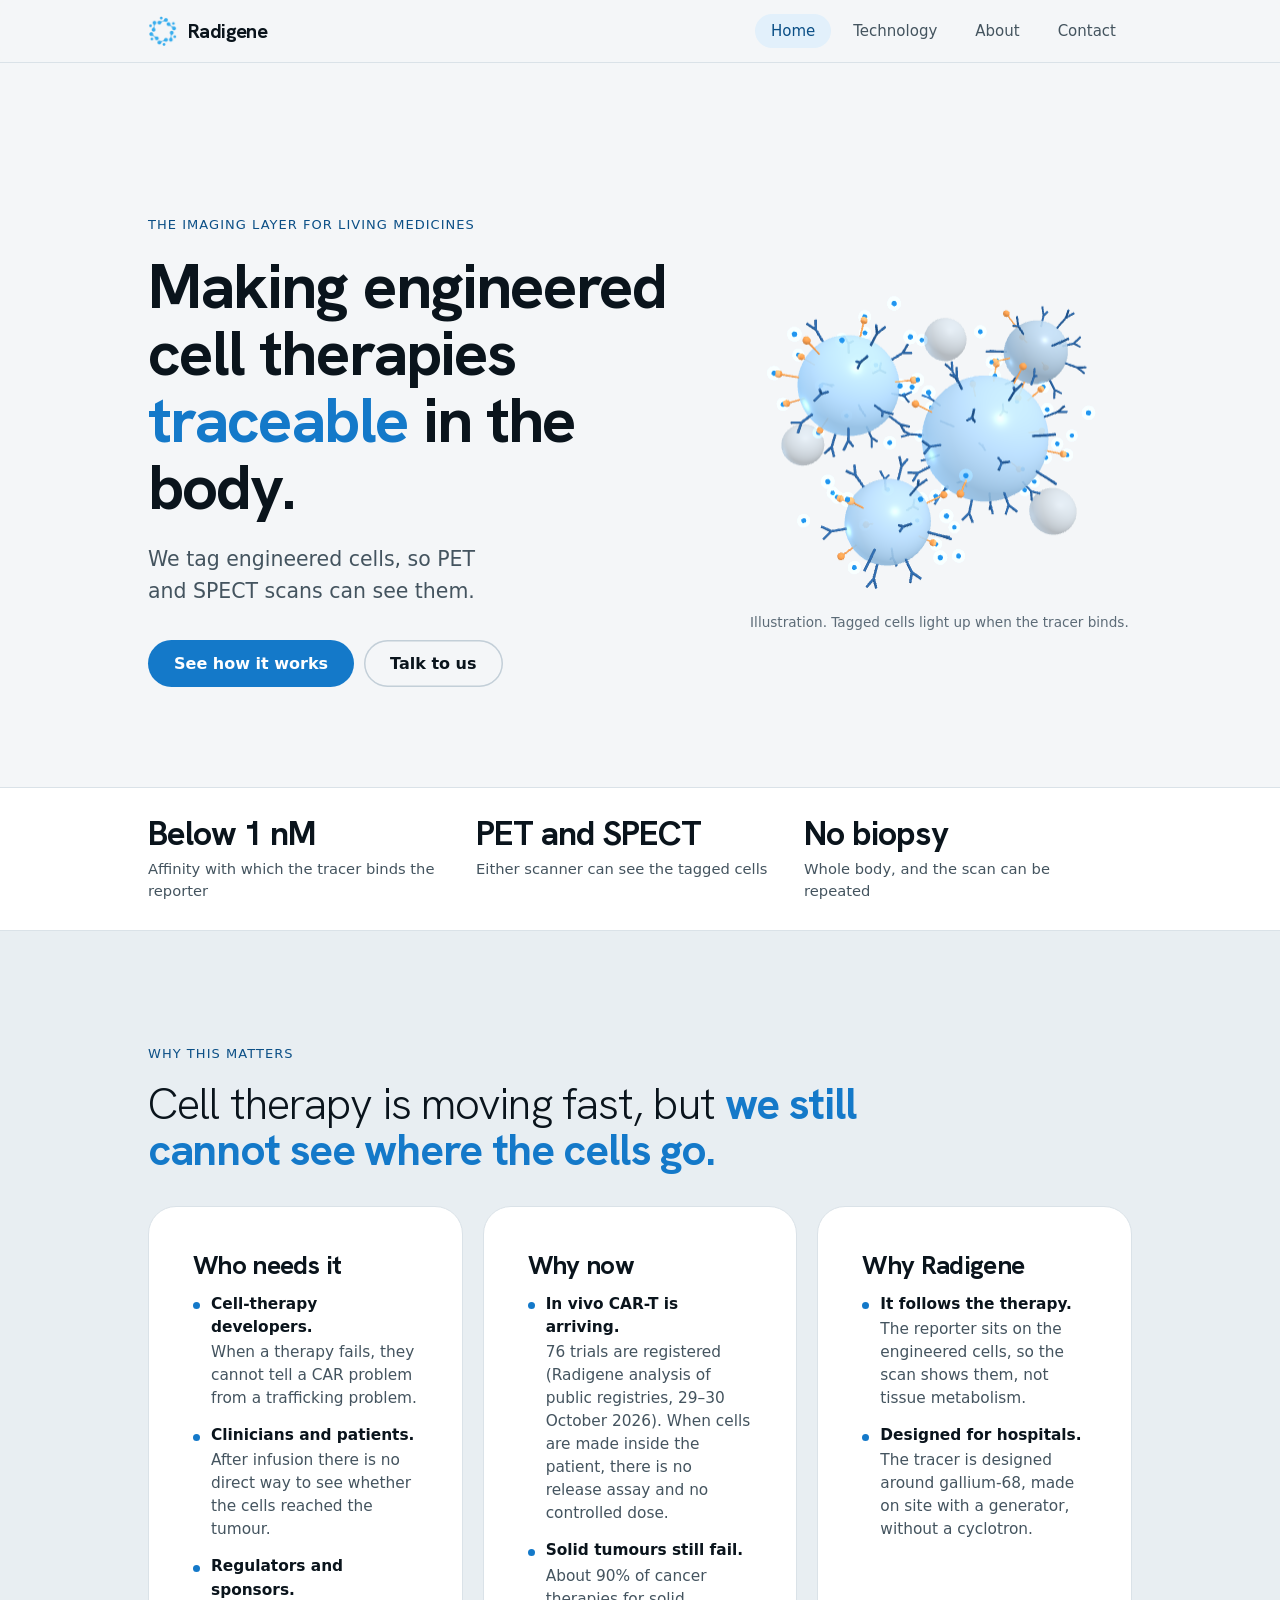
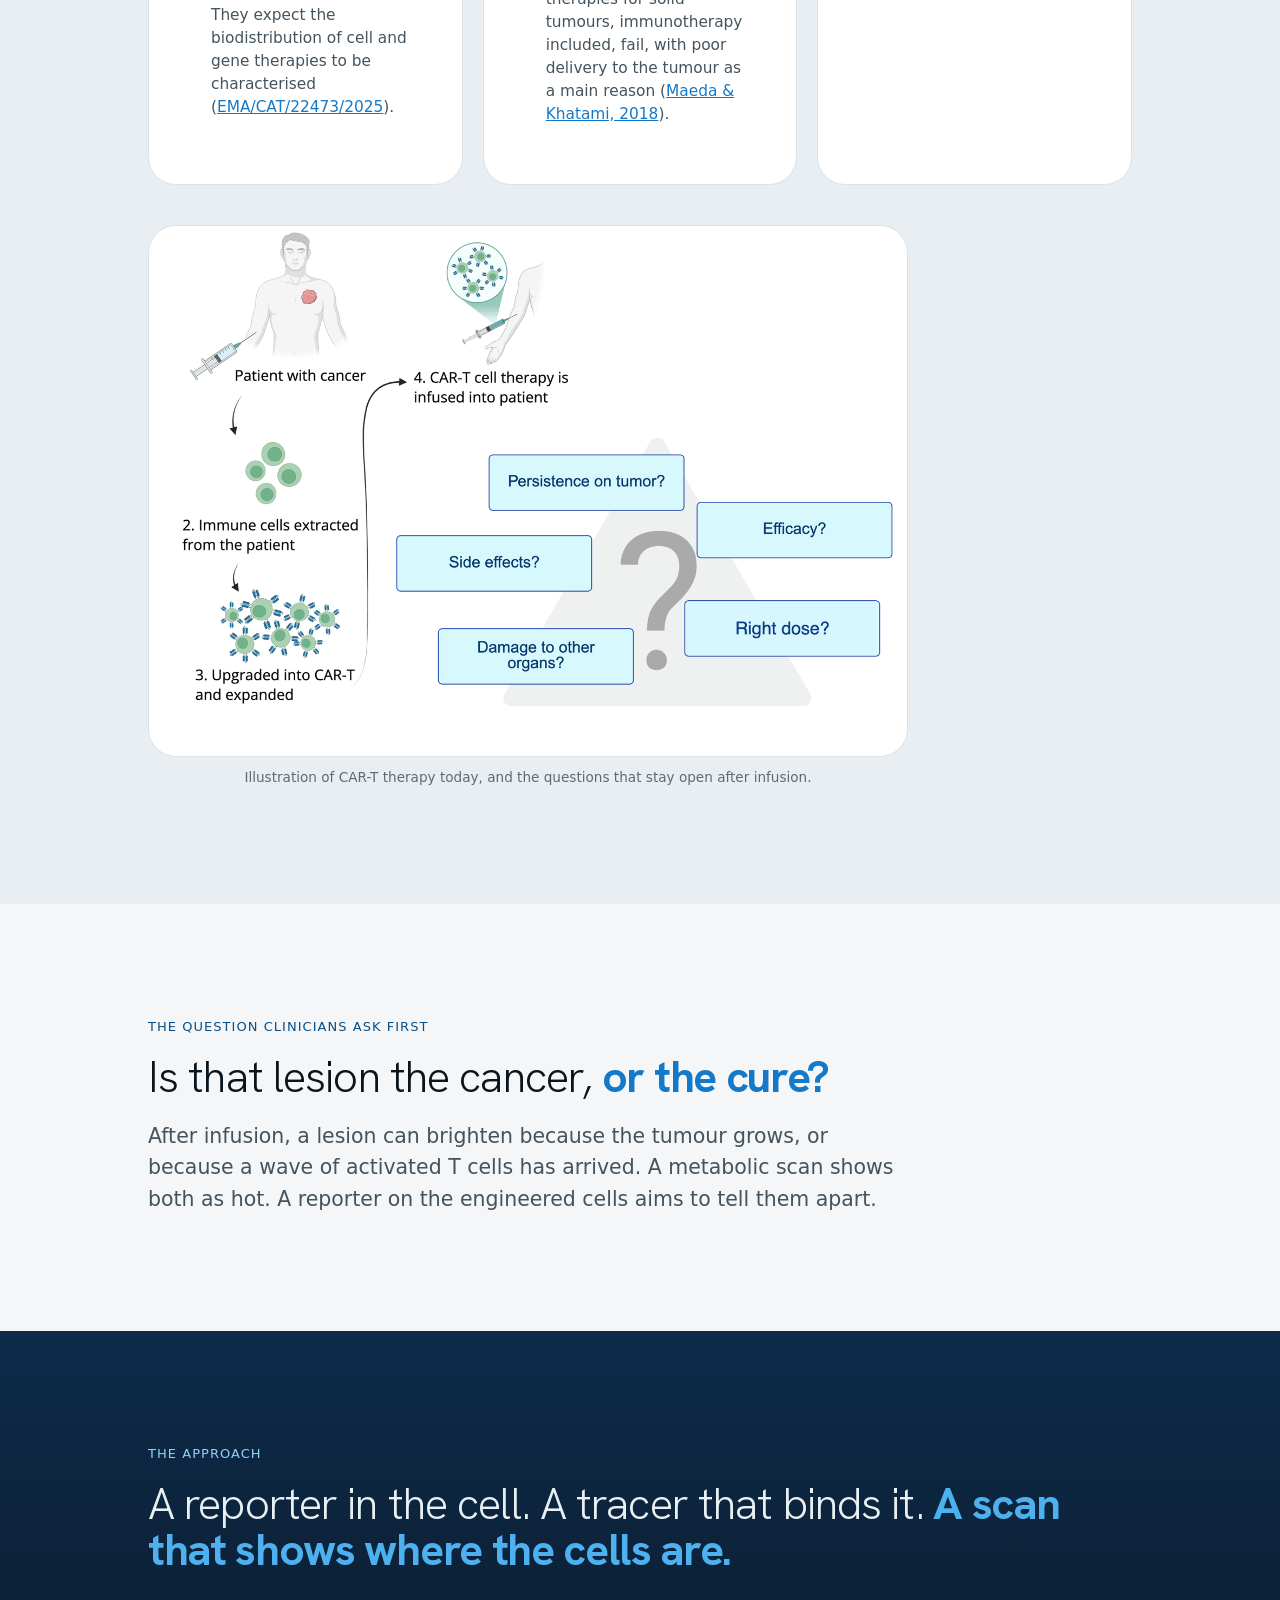
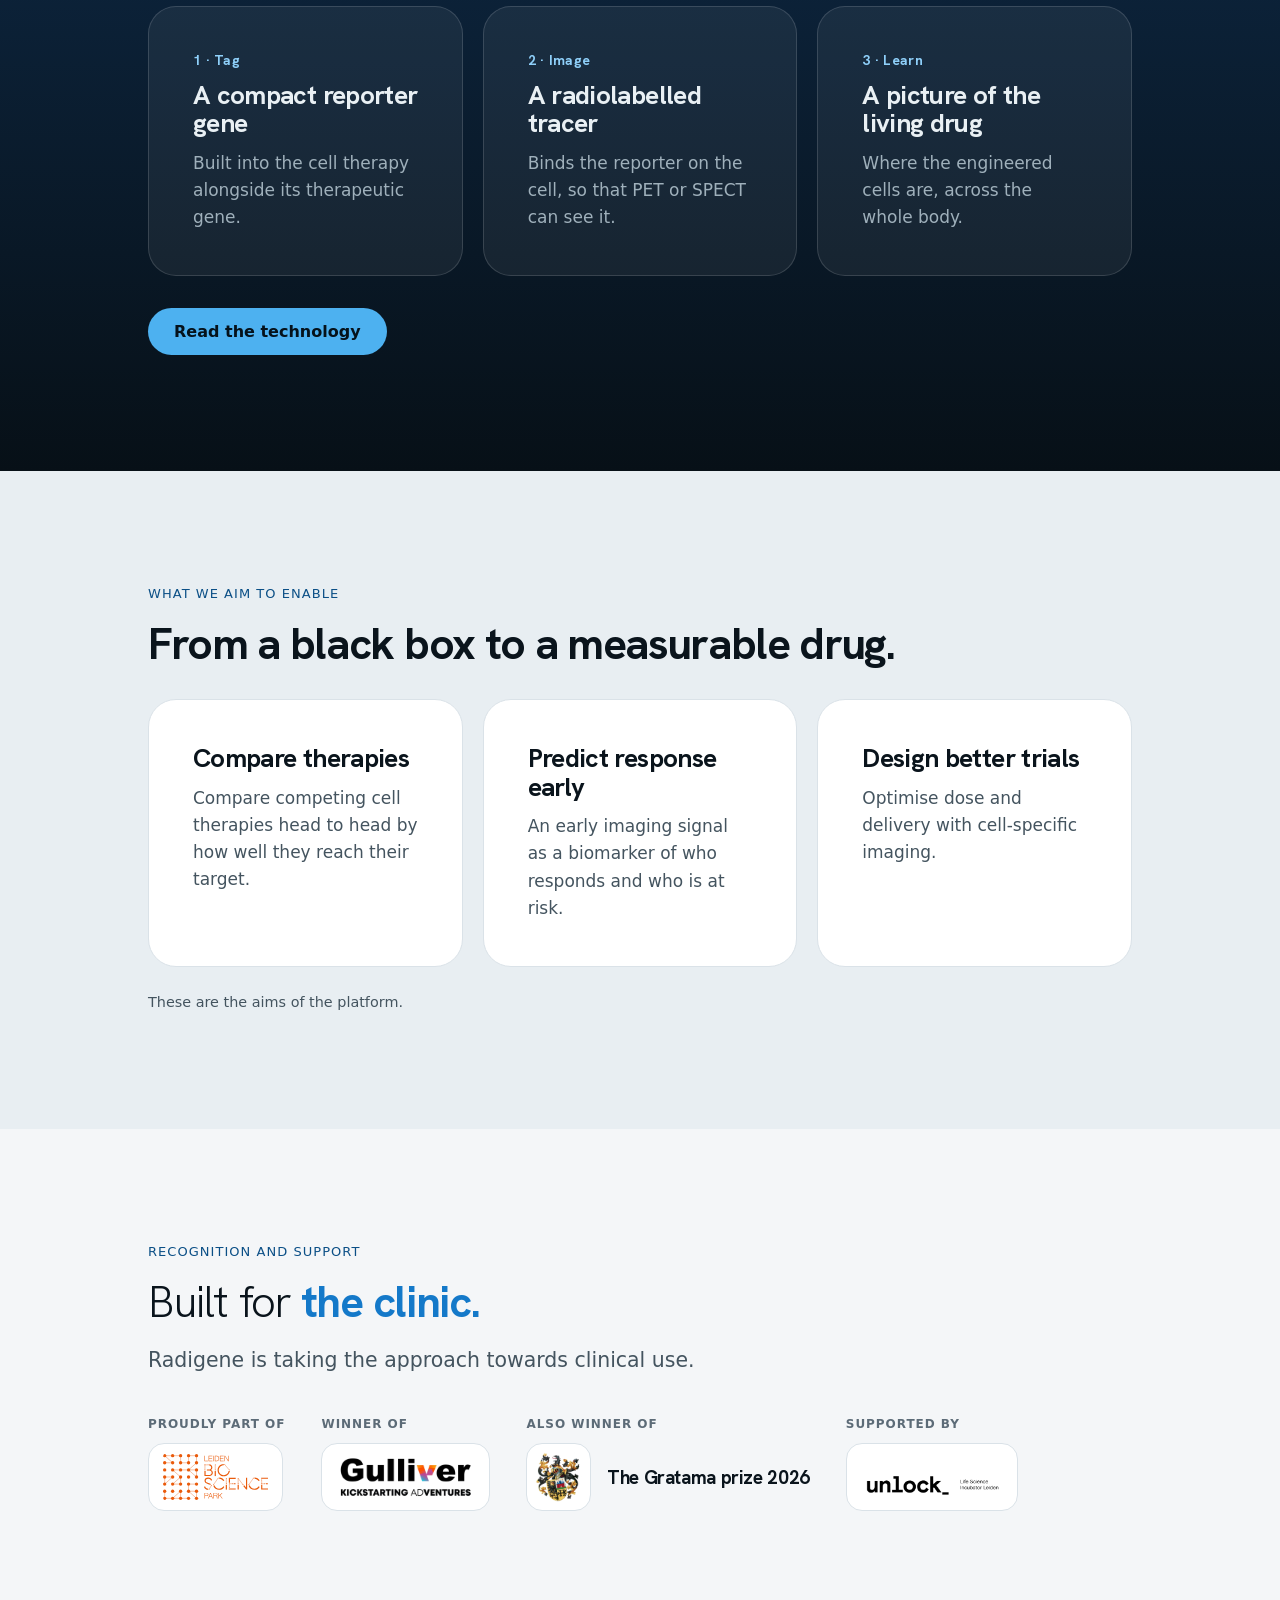
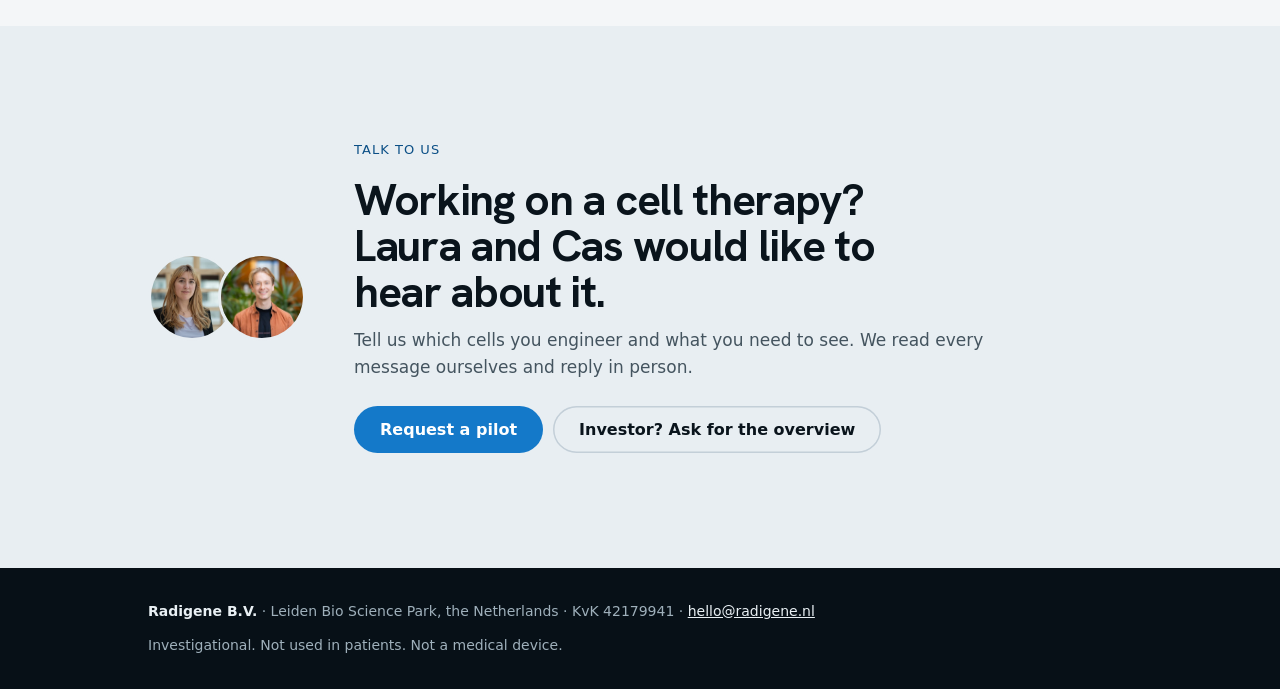
<file: index.html>
<!doctype html>
<html lang="en">
<head>
<meta charset="utf-8">
<meta name="viewport" content="width=device-width,initial-scale=1">
<title>Radigene | Follow your cell therapies</title>
<meta name="description" content="Radigene B.V. is a Dutch company building the imaging layer for living medicines: a reporter gene and a radiolabelled tracer to image engineered cells with PET and SPECT.">
<link rel="icon" href="assets/favicon-64.png">
<link rel="canonical" href="https://radigene.nl/">
<meta property="og:type" content="website">
<meta property="og:site_name" content="Radigene">
<meta property="og:title" content="Radigene | Follow your cell therapies">
<meta property="og:description" content="Radigene B.V. is a Dutch company building the imaging layer for living medicines: a reporter gene and a radiolabelled tracer to image engineered cells with PET and SPECT.">
<meta property="og:url" content="https://radigene.nl/">
<meta property="og:image" content="https://radigene.nl/assets/og-image.png">
<meta property="og:image:width" content="1200">
<meta property="og:image:height" content="630">
<meta property="og:image:alt" content="Radigene, the imaging layer for living medicines">
<meta name="twitter:card" content="summary_large_image">
<script type="application/ld+json">{"@context": "https://schema.org", "@type": "Organization", "@id": "https://radigene.nl/#organization", "name": "Radigene", "legalName": "Radigene B.V.", "url": "https://radigene.nl/", "logo": "https://radigene.nl/assets/logo-full.png", "image": "https://radigene.nl/assets/og-image.png", "email": "hello@radigene.nl", "sameAs": ["https://www.linkedin.com/company/radigene"], "description": "Radigene B.V. is a Dutch company building the imaging layer for living medicines: a reporter gene and a radiolabelled tracer to image engineered cells with PET and SPECT.", "identifier": {"@type": "PropertyValue", "propertyID": "KvK", "value": "42179941"}, "founder": [{"@type": "Person", "name": "Laura Mezzanotte", "jobTitle": "Co-founder and CEO", "sameAs": ["https://www.linkedin.com/in/lauramezzanotte/"]}, {"@type": "Person", "name": "Cas Kranenburg", "jobTitle": "Co-founder and business development", "sameAs": ["https://www.linkedin.com/in/kranenburg-cas/"]}]}</script>
<link rel="preload" href="assets/fonts/HankenGrotesk-Bold-latin.woff2" as="font" type="font/woff2" crossorigin>
<link rel="stylesheet" href="assets/site.css">
</head>
<body>
<a class="skip" href="#main">Skip to content</a>
<header class="site">
  <div class="wrap">
    <a class="brand" href="index.html"><img src="assets/logo-mark.png" alt="" width="30" height="30">Radigene</a>
    <nav aria-label="Main"><ul><li><a href="index.html" aria-current="page">Home</a></li><li><a href="technology.html">Technology</a></li><li><a href="about.html">About</a></li><li><a href="contact.html">Contact</a></li></ul></nav>
  </div>
</header>
<main id="main">
<section class="hero"><div class="wrap herogrid">
  <div>
    <p class="eyebrow">The imaging layer for living medicines</p>
    <h1>Making engineered cell therapies <em>traceable</em> in the body.</h1>
    <p class="lede">We tag engineered cells, so PET and SPECT scans can see them.</p>
    <a class="btn" href="technology.html">See how it works</a><a class="btn alt" href="contact.html">Talk to us</a>
  </div>
  <figure class="vizwrap"><svg class="viz" viewBox="0 0 440 380" role="img" aria-label="Illustration: engineered cells carry two kinds of receptor on their surface, a CAR and a reporter. Radiolabelled tracer particles travel to the reporters and bind them, and the cells light up."><g class="cells"><circle cx="70" cy="70" r="26"/><circle cx="170" cy="48" r="20"/><circle cx="300" cy="80" r="28"/><circle cx="388" cy="150" r="22"/><circle cx="60" cy="210" r="22"/><circle cx="150" cy="300" r="28"/><circle cx="330" cy="310" r="24"/><circle cx="240" cy="360" r="14"/><g class="tag t1"><g transform="translate(235 170)"><circle class="body" r="32"/><g transform="rotate(-70) translate(0 -32)"><path class="car" d="M0 0V-13M0 -13L-6 -22M0 -13L6 -22"/></g><g transform="rotate(-20) translate(0 -32)"><path class="car" d="M0 0V-13M0 -13L-6 -22M0 -13L6 -22"/></g><g transform="rotate(40) translate(0 -32)"><path class="car" d="M0 0V-13M0 -13L-6 -22M0 -13L6 -22"/></g><g transform="rotate(140) translate(0 -32)"><path class="car" d="M0 0V-13M0 -13L-6 -22M0 -13L6 -22"/></g><g transform="rotate(205) translate(0 -32)"><path class="car" d="M0 0V-13M0 -13L-6 -22M0 -13L6 -22"/></g><g transform="rotate(265) translate(0 -32)"><path class="car" d="M0 0V-13M0 -13L-6 -22M0 -13L6 -22"/></g><g transform="rotate(10) translate(0 -32)"><path class="stem" d="M0 0V-11"/><circle class="rep" cx="0" cy="-15" r="4.5"/></g><g transform="rotate(95) translate(0 -32)"><path class="stem" d="M0 0V-11"/><circle class="rep" cx="0" cy="-15" r="4.5"/></g><g transform="rotate(160) translate(0 -32)"><path class="stem" d="M0 0V-11"/><circle class="rep" cx="0" cy="-15" r="4.5"/></g><g transform="rotate(-120) translate(0 -32)"><path class="stem" d="M0 0V-11"/><circle class="rep" cx="0" cy="-15" r="4.5"/></g></g></g><g class="tag t2"><g transform="translate(145 150)"><circle class="body" r="24"/><g transform="rotate(-60) translate(0 -24)"><path class="car" d="M0 0V-13M0 -13L-6 -22M0 -13L6 -22"/></g><g transform="rotate(20) translate(0 -24)"><path class="car" d="M0 0V-13M0 -13L-6 -22M0 -13L6 -22"/></g><g transform="rotate(120) translate(0 -24)"><path class="car" d="M0 0V-13M0 -13L-6 -22M0 -13L6 -22"/></g><g transform="rotate(200) translate(0 -24)"><path class="car" d="M0 0V-13M0 -13L-6 -22M0 -13L6 -22"/></g><g transform="rotate(-10) translate(0 -24)"><path class="stem" d="M0 0V-11"/><circle class="rep" cx="0" cy="-15" r="4.5"/></g><g transform="rotate(70) translate(0 -24)"><path class="stem" d="M0 0V-11"/><circle class="rep" cx="0" cy="-15" r="4.5"/></g><g transform="rotate(250) translate(0 -24)"><path class="stem" d="M0 0V-11"/><circle class="rep" cx="0" cy="-15" r="4.5"/></g></g></g><g class="tag t3"><g transform="translate(320 215)"><circle class="body" r="26"/><g transform="rotate(-80) translate(0 -26)"><path class="car" d="M0 0V-13M0 -13L-6 -22M0 -13L6 -22"/></g><g transform="rotate(-10) translate(0 -26)"><path class="car" d="M0 0V-13M0 -13L-6 -22M0 -13L6 -22"/></g><g transform="rotate(100) translate(0 -26)"><path class="car" d="M0 0V-13M0 -13L-6 -22M0 -13L6 -22"/></g><g transform="rotate(190) translate(0 -26)"><path class="car" d="M0 0V-13M0 -13L-6 -22M0 -13L6 -22"/></g><g transform="rotate(40) translate(0 -26)"><path class="stem" d="M0 0V-11"/><circle class="rep" cx="0" cy="-15" r="4.5"/></g><g transform="rotate(150) translate(0 -26)"><path class="stem" d="M0 0V-11"/><circle class="rep" cx="0" cy="-15" r="4.5"/></g><g transform="rotate(-130) translate(0 -26)"><path class="stem" d="M0 0V-11"/><circle class="rep" cx="0" cy="-15" r="4.5"/></g></g></g></g><g class="trc"><circle class="p" cx="420" cy="20" r="4.5" style="--dx:-176.8px;--dy:103.7px;animation-delay:0.00s"/><circle class="p" cx="430" cy="205" r="4.5" style="--dx:-148.2px;--dy:-30.9px;animation-delay:0.12s"/><circle class="p" cx="225" cy="372" r="4.5" style="--dx:-30.7px;--dy:-178.5px;animation-delay:0.24s"/><circle class="p" cx="18" cy="30" r="4.5" style="--dx:120.2px;--dy:81.6px;animation-delay:0.36s"/><circle class="p" cx="190" cy="6" r="4.5" style="--dx:-8.4px;--dy:130.7px;animation-delay:0.48s"/><circle class="p" cx="415" cy="360" r="4.5" style="--dx:-74.5px;--dy:-109.5px;animation-delay:0.60s"/><circle class="p" cx="436" cy="120" r="4.5" style="--dx:-89.6px;--dy:63.6px;animation-delay:0.72s"/></g><g class="key" font-size="11"><path class="car" d="M16 366V353M16 353L11 345M16 353L21 345"/><text x="30" y="362">CAR</text><circle class="rep" cx="86" cy="356" r="4.5"/><text x="96" y="362">Reporter</text><circle class="p0" cx="160" cy="356" r="4.5"/><text x="170" y="362">Tracer</text></g></svg><figcaption>Illustration. Tagged cells light up when the tracer binds.</figcaption></figure>
</div></section>

<section class="strip"><div class="wrap facts">
  <div><strong>Below 1 nM</strong><span>Affinity with which the tracer binds the reporter</span></div>
  <div><strong>PET and SPECT</strong><span>Either scanner can see the tagged cells</span></div>
  <div><strong>No biopsy</strong><span>Whole body, and the scan can be repeated</span></div>
</div></section>

<section class="tint need"><div class="wrap">
  <p class="eyebrow">Why this matters</p>
  <h2><span class="soft">Cell therapy is moving fast, but</span> <em>we still cannot see where the cells go.</em></h2>
  <div class="cols" style="margin-top:32px">
    <div class="panel"><h3>Who needs it</h3>
      <ul class="tick">
        <li><b>Cell-therapy developers.</b> When a therapy fails, they cannot tell a CAR problem from a trafficking problem.</li>
        <li><b>Clinicians and patients.</b> After infusion there is no direct way to see whether the cells reached the tumour.</li>
        <li><b>Regulators and sponsors.</b> They expect the biodistribution of cell and gene therapies to be characterised (<a href="https://www.ema.europa.eu/en/guideline-quality-non-clinical-clinical-requirements-investigational-advanced-therapy-medicinal-products-clinical-trials-scientific-guideline" rel="noopener" target="_blank">EMA/CAT/22473/2025</a>).</li>
      </ul></div>
    <div class="panel"><h3>Why now</h3>
      <ul class="tick">
        <li><b>In vivo CAR-T is arriving.</b> 76 trials are registered (Radigene analysis of public registries, 29&ndash;30 October 2026). When cells are made inside the patient, there is no release assay and no controlled dose.</li>
        <li><b>Solid tumours still fail.</b> About 90% of cancer therapies for solid tumours, immunotherapy included, fail, with poor delivery to the tumour as a main reason (<a href="https://doi.org/10.1186/s40169-018-0185-6" rel="noopener" target="_blank">Maeda &amp; Khatami, 2018</a>).</li>
      </ul></div>
    <div class="panel"><h3>Why Radigene</h3>
      <ul class="tick">
        <li><b>It follows the therapy.</b> The reporter sits on the engineered cells, so the scan shows them, not tissue metabolism.</li>
        <li><b>Designed for hospitals.</b> The tracer is designed around gallium-68, made on site with a generator, without a cyclotron.</li>
      </ul></div>
  </div>
  <figure class="slide" style="margin-top:40px;max-width:760px"><img src="assets/cart-process.png" width="1400" height="980" loading="lazy" alt="CAR-T therapy today: immune cells are taken from the patient, engineered into CAR-T cells and expanded, then infused. Afterwards the open questions are persistence on the tumour, efficacy, side effects, the right dose and damage to other organs."><figcaption>Illustration of CAR-T therapy today, and the questions that stay open after infusion.</figcaption></figure>
</div></section>

<section><div class="wrap">
  <p class="eyebrow">The question clinicians ask first</p>
  <h2><span class="soft">Is that lesion the cancer,</span> <em>or the cure?</em></h2>
  <p class="lede" style="margin-top:0">After infusion, a lesion can brighten because the tumour grows, or because a wave of activated T cells has arrived. A metabolic scan shows both as hot. A reporter on the engineered cells aims to tell them apart.</p>
</div></section>

<section class="band"><div class="wrap">
  <p class="eyebrow">The approach</p>
  <h2><span class="soft">A reporter in the cell. A tracer that binds it.</span> <em>A scan that shows where the cells are.</em></h2>
  <div class="cols" style="margin-top:32px">
    <div class="panel"><p class="num">1 &middot; Tag</p><h3>A compact reporter gene</h3><p style="margin-top:12px">Built into the cell therapy alongside its therapeutic gene.</p></div>
    <div class="panel"><p class="num">2 &middot; Image</p><h3>A radiolabelled tracer</h3><p style="margin-top:12px">Binds the reporter on the cell, so that PET or SPECT can see it.</p></div>
    <div class="panel"><p class="num">3 &middot; Learn</p><h3>A picture of the living drug</h3><p style="margin-top:12px">Where the engineered cells are, across the whole body.</p></div>
  </div>
  <a class="btn" href="technology.html">Read the technology</a>
</div></section>

<section class="tint"><div class="wrap">
  <p class="eyebrow">What we aim to enable</p>
  <h2>From a black box to a measurable drug.</h2>
  <div class="cols" style="margin-top:32px">
    <div class="panel"><h3>Compare therapies</h3><p style="margin-top:12px">Compare competing cell therapies head to head by how well they reach their target.</p></div>
    <div class="panel"><h3>Predict response early</h3><p style="margin-top:12px">An early imaging signal as a biomarker of who responds and who is at risk.</p></div>
    <div class="panel"><h3>Design better trials</h3><p style="margin-top:12px">Optimise dose and delivery with cell-specific imaging.</p></div>
  </div>
  <p style="margin-top:24px;font-size:.9rem">These are the aims of the platform.</p>
</div></section>

<section><div class="wrap">
  <p class="eyebrow">Recognition and support</p>
  <h2><span class="soft">Built for</span> <em>the clinic.</em></h2>
  <p class="lede" style="margin-top:0">Radigene is taking the approach towards clinical use.</p>
  <div class="recog">
    <div><span>Proudly part of</span><a href="https://leidenbiosciencepark.nl" rel="noopener" target="_blank"><img src="assets/lbsp-logo.svg" width="164" height="72" class="lbsp" alt="Leiden Bio Science Park" loading="lazy"></a></div>
    <div><span>Winner of</span><img src="assets/logo-gulliver.png" width="180" height="56" alt="Gulliver Challenge, Kickstarting Adventures" loading="lazy"></div>
    <div><span>Also winner of</span><div class="gr"><img src="assets/logo-gratama.png" width="76" height="81" alt="Gratama crest" loading="lazy"><p class="loc">The Gratama prize 2026</p></div></div>
    <div><span>Supported by</span><img src="assets/logo-unlock.png" width="225" height="69" alt="unlock_, Life Science Incubator Leiden" loading="lazy"></div>
  </div>
</div></section>

<section class="tint"><div class="wrap">
  <div class="personal">
    <div class="faces"><img src="assets/laura-mezzanotte.jpg" width="88" height="88" alt="Laura Mezzanotte" loading="lazy"><img src="assets/cas-kranenburg.jpg" width="88" height="88" alt="Cas Kranenburg" loading="lazy"></div>
    <div>
      <p class="eyebrow">Talk to us</p>
      <h2>Working on a cell therapy? Laura and Cas would like to hear about it.</h2>
      <p>Tell us which cells you engineer and what you need to see. We read every message ourselves and reply in person.</p>
      <a class="btn" href="mailto:hello@radigene.nl?subject=Pilot%20with%20our%20construct">Request a pilot</a><a class="btn alt" href="mailto:hello@radigene.nl?subject=Overview%20request">Investor? Ask for the overview</a>
    </div>
  </div>
</div></section>
</main>
<footer class="site">
  <div class="wrap">
    <span><b>Radigene B.V.</b> &middot; Leiden Bio Science Park, the Netherlands &middot; KvK 42179941 &middot; <a href="mailto:hello@radigene.nl">hello@radigene.nl</a></span>
    <span>Investigational. Not used in patients. Not a medical device.</span>
  </div>
</footer>
<script type="module" src="assets/hero3d.js"></script>
</body>
</html>
</file>
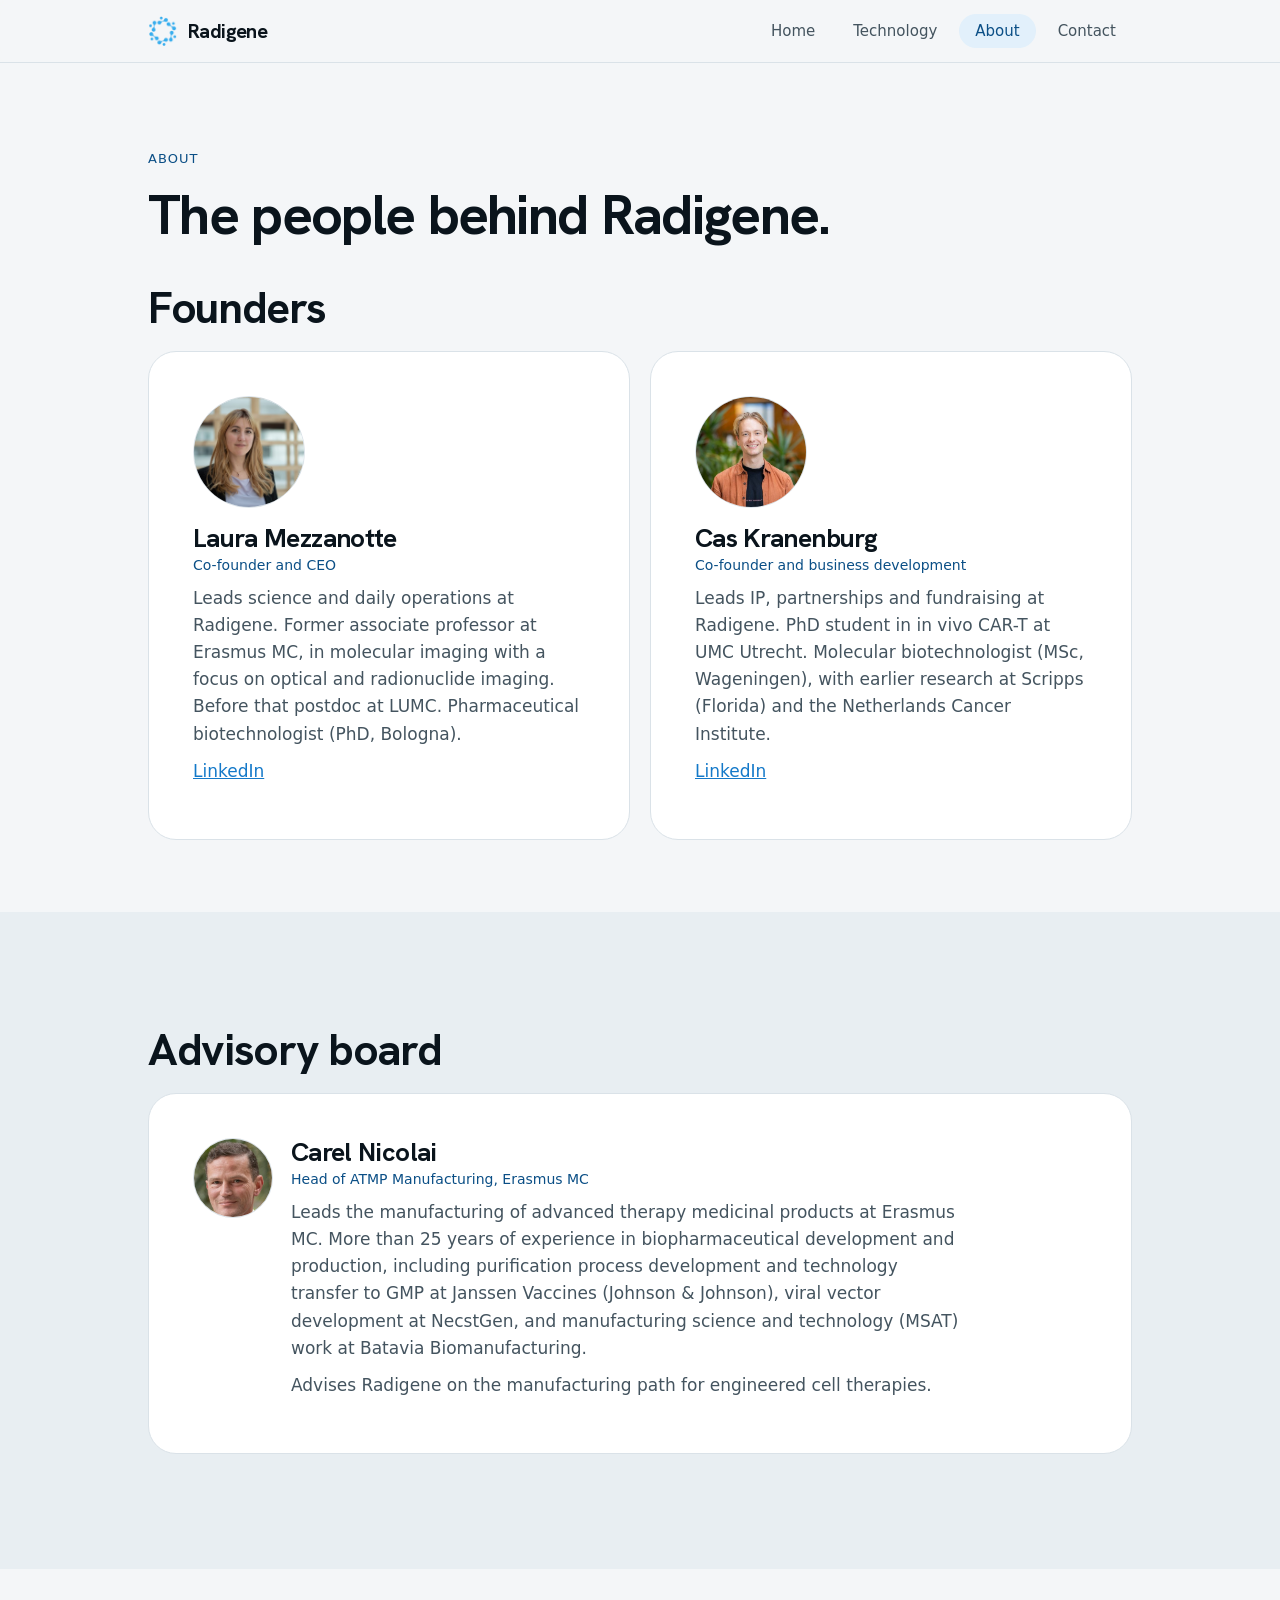
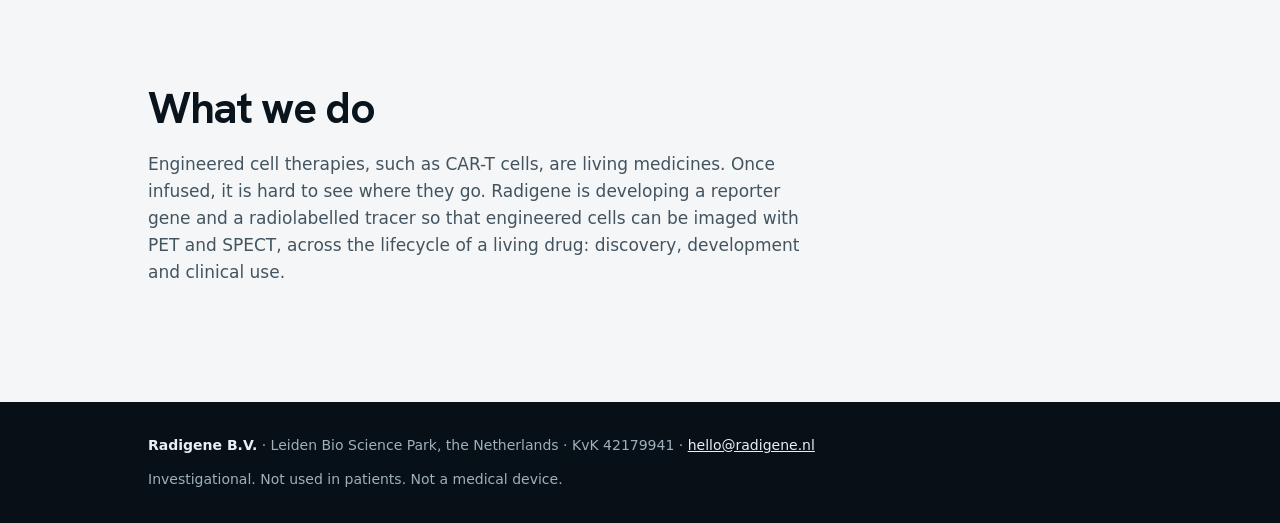
<file: about.html>
<!doctype html>
<html lang="en">
<head>
<meta charset="utf-8">
<meta name="viewport" content="width=device-width,initial-scale=1">
<title>About Radigene</title>
<meta name="description" content="About Radigene B.V., a Dutch company building the imaging layer for living medicines, and its founders.">
<link rel="icon" href="assets/favicon-64.png">
<link rel="canonical" href="https://radigene.nl/about.html">
<meta property="og:type" content="website">
<meta property="og:site_name" content="Radigene">
<meta property="og:title" content="About Radigene">
<meta property="og:description" content="About Radigene B.V., a Dutch company building the imaging layer for living medicines, and its founders.">
<meta property="og:url" content="https://radigene.nl/about.html">
<meta property="og:image" content="https://radigene.nl/assets/og-image.png">
<meta property="og:image:width" content="1200">
<meta property="og:image:height" content="630">
<meta property="og:image:alt" content="Radigene, the imaging layer for living medicines">
<meta name="twitter:card" content="summary_large_image">
<link rel="preload" href="assets/fonts/HankenGrotesk-Bold-latin.woff2" as="font" type="font/woff2" crossorigin>
<link rel="stylesheet" href="assets/site.css">
</head>
<body>
<a class="skip" href="#main">Skip to content</a>
<header class="site">
  <div class="wrap">
    <a class="brand" href="index.html"><img src="assets/logo-mark.png" alt="" width="30" height="30">Radigene</a>
    <nav aria-label="Main"><ul><li><a href="index.html">Home</a></li><li><a href="technology.html">Technology</a></li><li><a href="about.html" aria-current="page">About</a></li><li><a href="contact.html">Contact</a></li></ul></nav>
  </div>
</header>
<main id="main">
<section style="padding-block:clamp(48px,7vw,88px) clamp(40px,6vw,72px)"><div class="wrap">
  <p class="eyebrow">About</p>
  <h1 style="font-size:clamp(34px,5vw,56px);max-width:none">The people behind Radigene.</h1>
  <h2 style="margin-top:40px">Founders</h2>
  <div class="people">
    <div class="panel person">
      <img src="assets/laura-mezzanotte.jpg" alt="Laura Mezzanotte" width="112" height="112">
      <div><h3>Laura Mezzanotte</h3><p class="role">Co-founder and CEO</p>
      <p>Leads science and daily operations at Radigene. Former associate professor at Erasmus MC, in molecular imaging with a focus on optical and radionuclide imaging. Before that postdoc at LUMC. Pharmaceutical biotechnologist (PhD, Bologna).</p>
      <p><a href="https://www.linkedin.com/in/lauramezzanotte/" rel="noopener" target="_blank">LinkedIn</a></p></div>
    </div>
    <div class="panel person">
      <img src="assets/cas-kranenburg.jpg" alt="Cas Kranenburg" width="112" height="112">
      <div><h3>Cas Kranenburg</h3><p class="role">Co-founder and business development</p>
      <p>Leads IP, partnerships and fundraising at Radigene. PhD student in in vivo CAR-T at UMC Utrecht. Molecular biotechnologist (MSc, Wageningen), with earlier research at Scripps (Florida) and the Netherlands Cancer Institute.</p>
      <p><a href="https://www.linkedin.com/in/kranenburg-cas/" rel="noopener" target="_blank">LinkedIn</a></p></div>
    </div>
  </div>
</div></section>
<section class="tint"><div class="wrap">
  <h2>Advisory board</h2>
  <div class="people advs">
    <div class="panel person adv">
      <img src="assets/carel-nicolai.jpg" alt="Carel Nicolai" width="80" height="80" loading="lazy">
      <div><h3>Carel Nicolai</h3><p class="role">Head of ATMP Manufacturing, Erasmus MC</p>
      <p>Leads the manufacturing of advanced therapy medicinal products at Erasmus MC. More than 25 years of experience in biopharmaceutical development and production, including purification process development and technology transfer to GMP at Janssen Vaccines (Johnson &amp; Johnson), viral vector development at NecstGen, and manufacturing science and technology (MSAT) work at Batavia Biomanufacturing.</p>
      <p>Advises Radigene on the manufacturing path for engineered cell therapies.</p></div>
    </div>
  </div>
</div></section>
<section><div class="wrap">
  <h2>What we do</h2>
  <p>Engineered cell therapies, such as CAR-T cells, are living medicines. Once infused, it is hard to see where they go. Radigene is developing a reporter gene and a radiolabelled tracer so that engineered cells can be imaged with PET and SPECT, across the lifecycle of a living drug: discovery, development and clinical use.</p>
</div></section>
</main>
<footer class="site">
  <div class="wrap">
    <span><b>Radigene B.V.</b> &middot; Leiden Bio Science Park, the Netherlands &middot; KvK 42179941 &middot; <a href="mailto:hello@radigene.nl">hello@radigene.nl</a></span>
    <span>Investigational. Not used in patients. Not a medical device.</span>
  </div>
</footer>
</body>
</html>
</file>
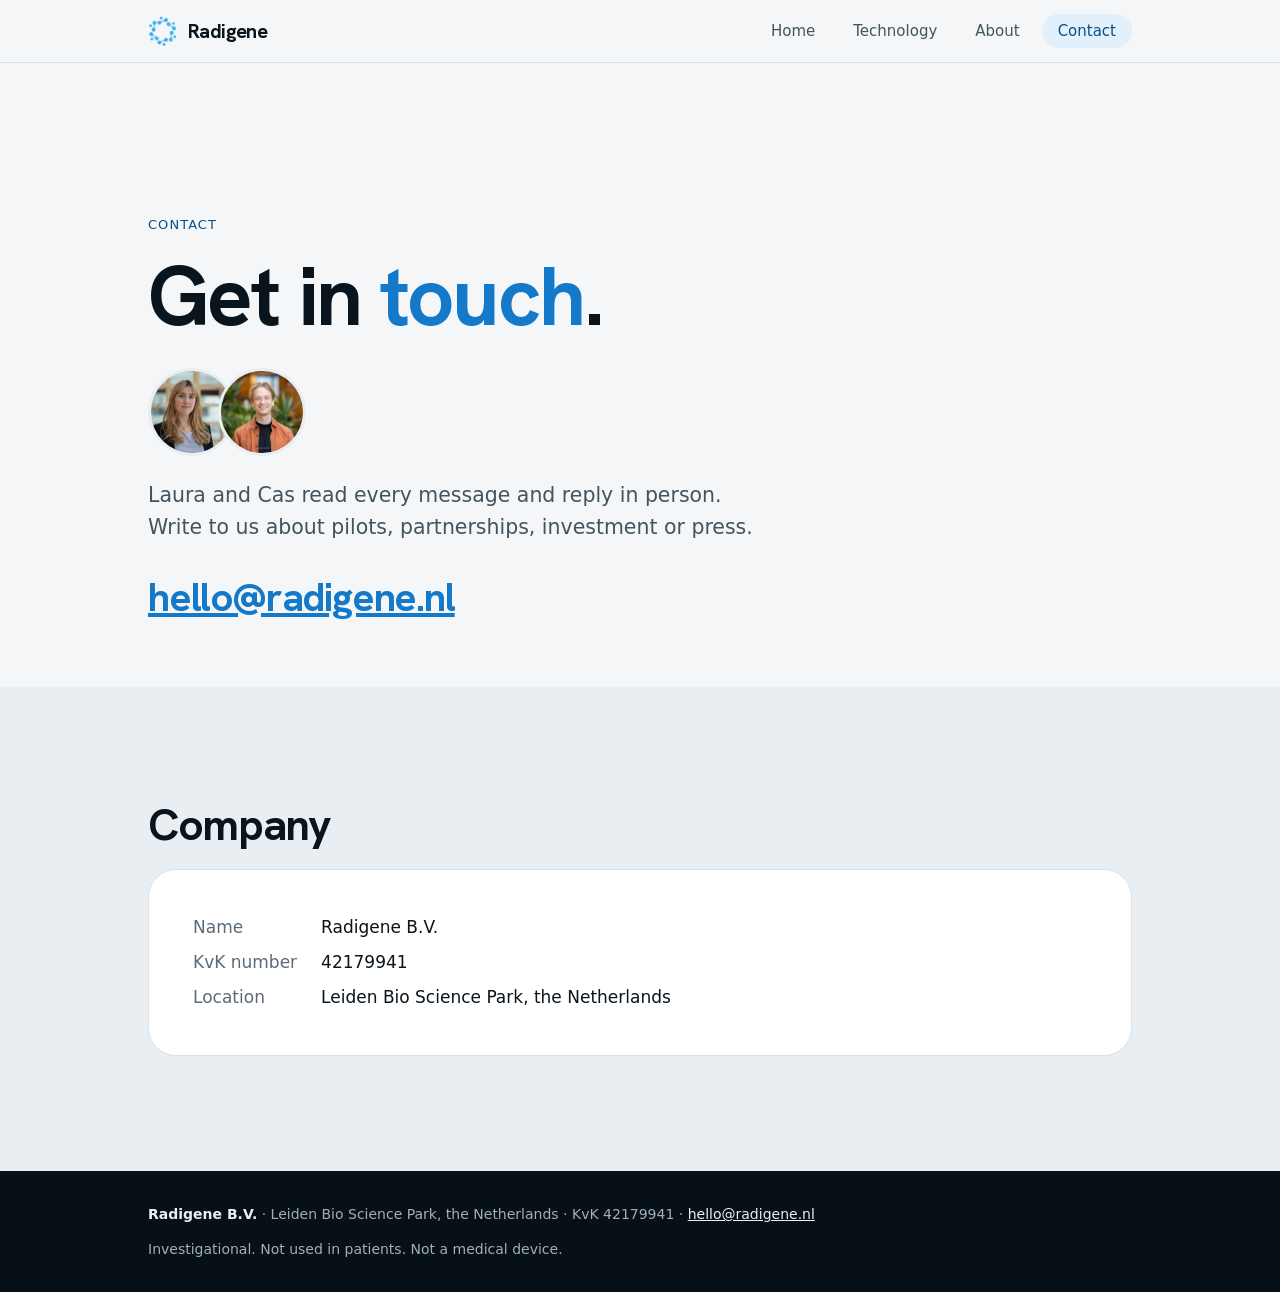
<file: contact.html>
<!doctype html>
<html lang="en">
<head>
<meta charset="utf-8">
<meta name="viewport" content="width=device-width,initial-scale=1">
<title>Contact Radigene</title>
<meta name="description" content="Contact Radigene B.V. about pilots, partnerships, investment or press: hello@radigene.nl. Based at Leiden Bio Science Park, the Netherlands.">
<link rel="icon" href="assets/favicon-64.png">
<link rel="canonical" href="https://radigene.nl/contact.html">
<meta property="og:type" content="website">
<meta property="og:site_name" content="Radigene">
<meta property="og:title" content="Contact Radigene">
<meta property="og:description" content="Contact Radigene B.V. about pilots, partnerships, investment or press: hello@radigene.nl. Based at Leiden Bio Science Park, the Netherlands.">
<meta property="og:url" content="https://radigene.nl/contact.html">
<meta property="og:image" content="https://radigene.nl/assets/og-image.png">
<meta property="og:image:width" content="1200">
<meta property="og:image:height" content="630">
<meta property="og:image:alt" content="Radigene, the imaging layer for living medicines">
<meta name="twitter:card" content="summary_large_image">
<link rel="preload" href="assets/fonts/HankenGrotesk-Bold-latin.woff2" as="font" type="font/woff2" crossorigin>
<link rel="stylesheet" href="assets/site.css">
</head>
<body>
<a class="skip" href="#main">Skip to content</a>
<header class="site">
  <div class="wrap">
    <a class="brand" href="index.html"><img src="assets/logo-mark.png" alt="" width="30" height="30">Radigene</a>
    <nav aria-label="Main"><ul><li><a href="index.html">Home</a></li><li><a href="technology.html">Technology</a></li><li><a href="about.html">About</a></li><li><a href="contact.html" aria-current="page">Contact</a></li></ul></nav>
  </div>
</header>
<main id="main">
<section class="hero" style="padding-bottom:clamp(32px,5vw,64px)"><div class="wrap">
  <p class="eyebrow">Contact</p>
  <h1>Get in <em>touch</em>.</h1>
  <div class="faces" style="margin:28px 0 24px"><img src="assets/laura-mezzanotte.jpg" width="88" height="88" alt="Laura Mezzanotte"><img src="assets/cas-kranenburg.jpg" width="88" height="88" alt="Cas Kranenburg"></div>
  <p class="lede">Laura and Cas read every message and reply in person. Write to us about pilots, partnerships, investment or press.</p>
  <p style="margin-top:28px"><a class="mail" href="mailto:hello@radigene.nl">hello@radigene.nl</a></p>
</div></section>
<section class="tint"><div class="wrap">
  <h2>Company</h2>
  <div class="panel"><dl class="kv"><dt>Name</dt><dd>Radigene B.V.</dd><dt>KvK number</dt><dd>42179941</dd><dt>Location</dt><dd>Leiden Bio Science Park, the Netherlands</dd></dl></div>
</div></section>
</main>
<footer class="site">
  <div class="wrap">
    <span><b>Radigene B.V.</b> &middot; Leiden Bio Science Park, the Netherlands &middot; KvK 42179941 &middot; <a href="mailto:hello@radigene.nl">hello@radigene.nl</a></span>
    <span>Investigational. Not used in patients. Not a medical device.</span>
  </div>
</footer>
</body>
</html>
</file>
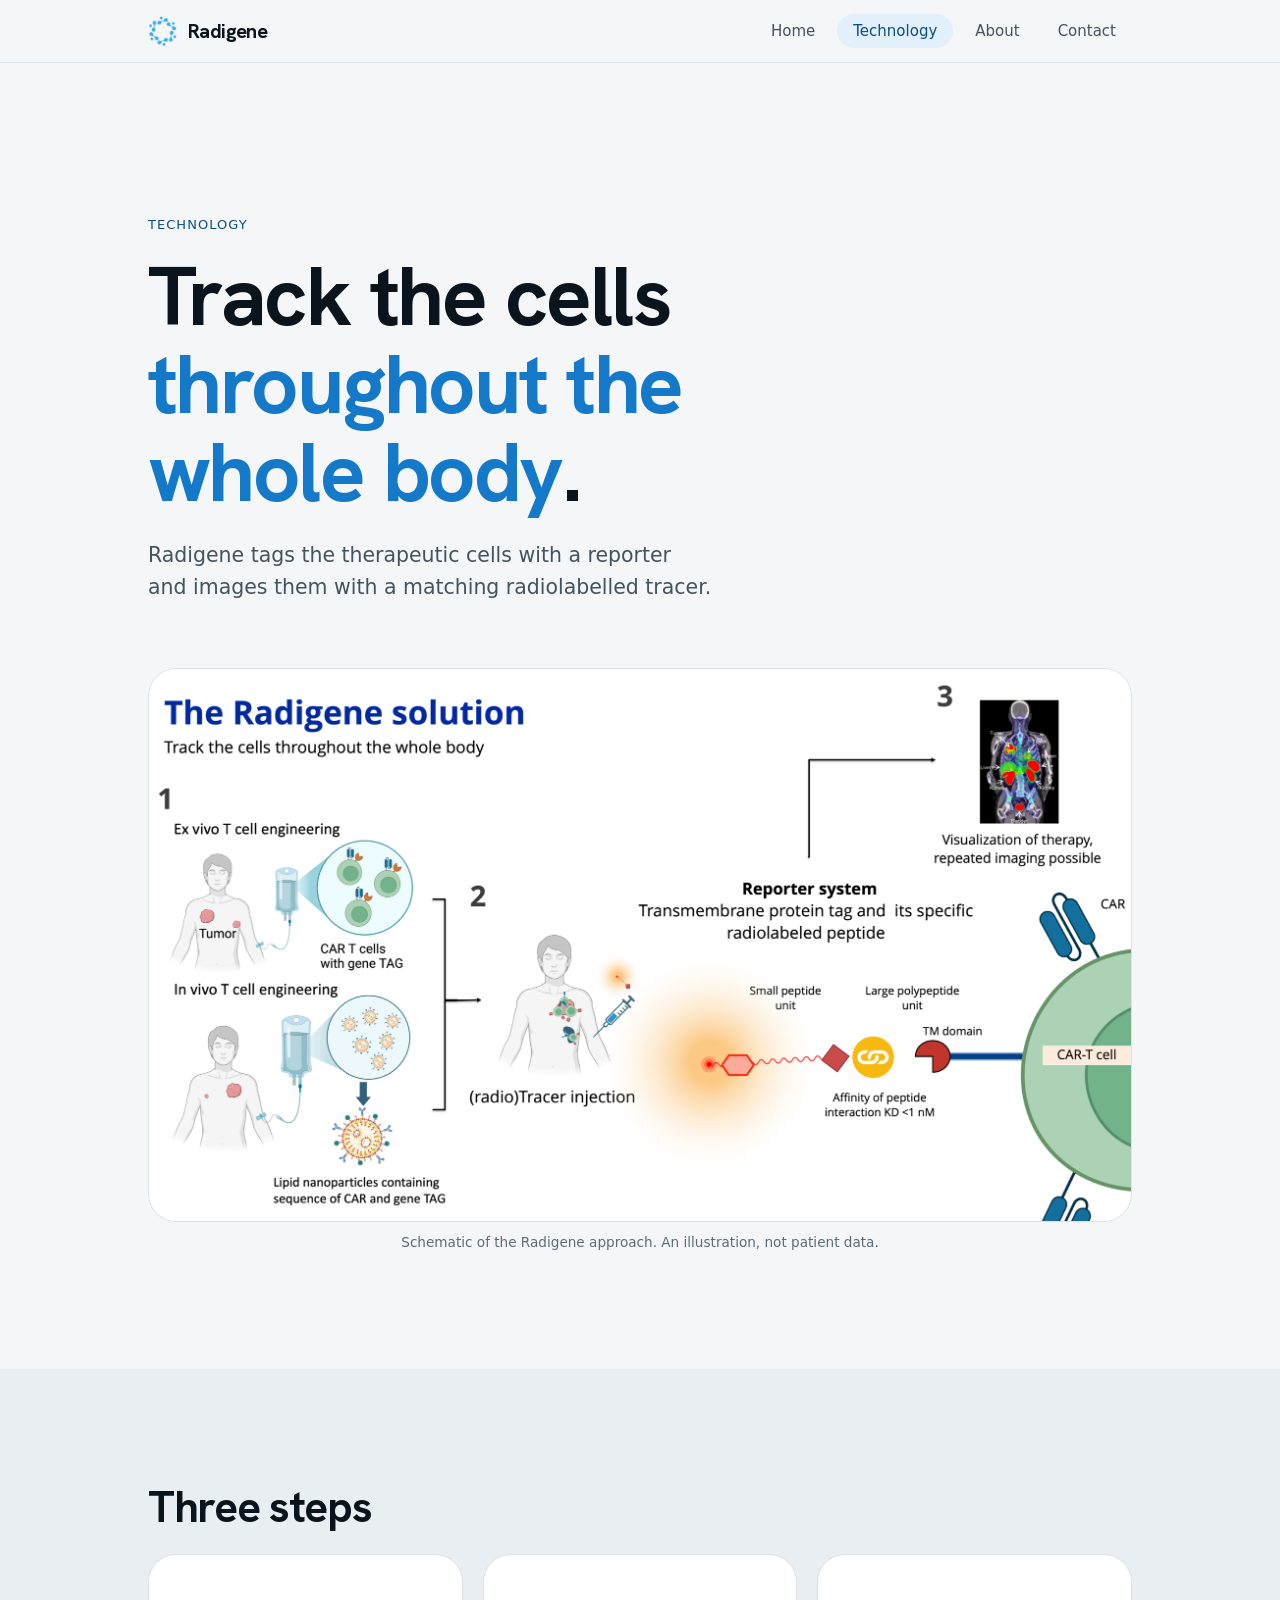
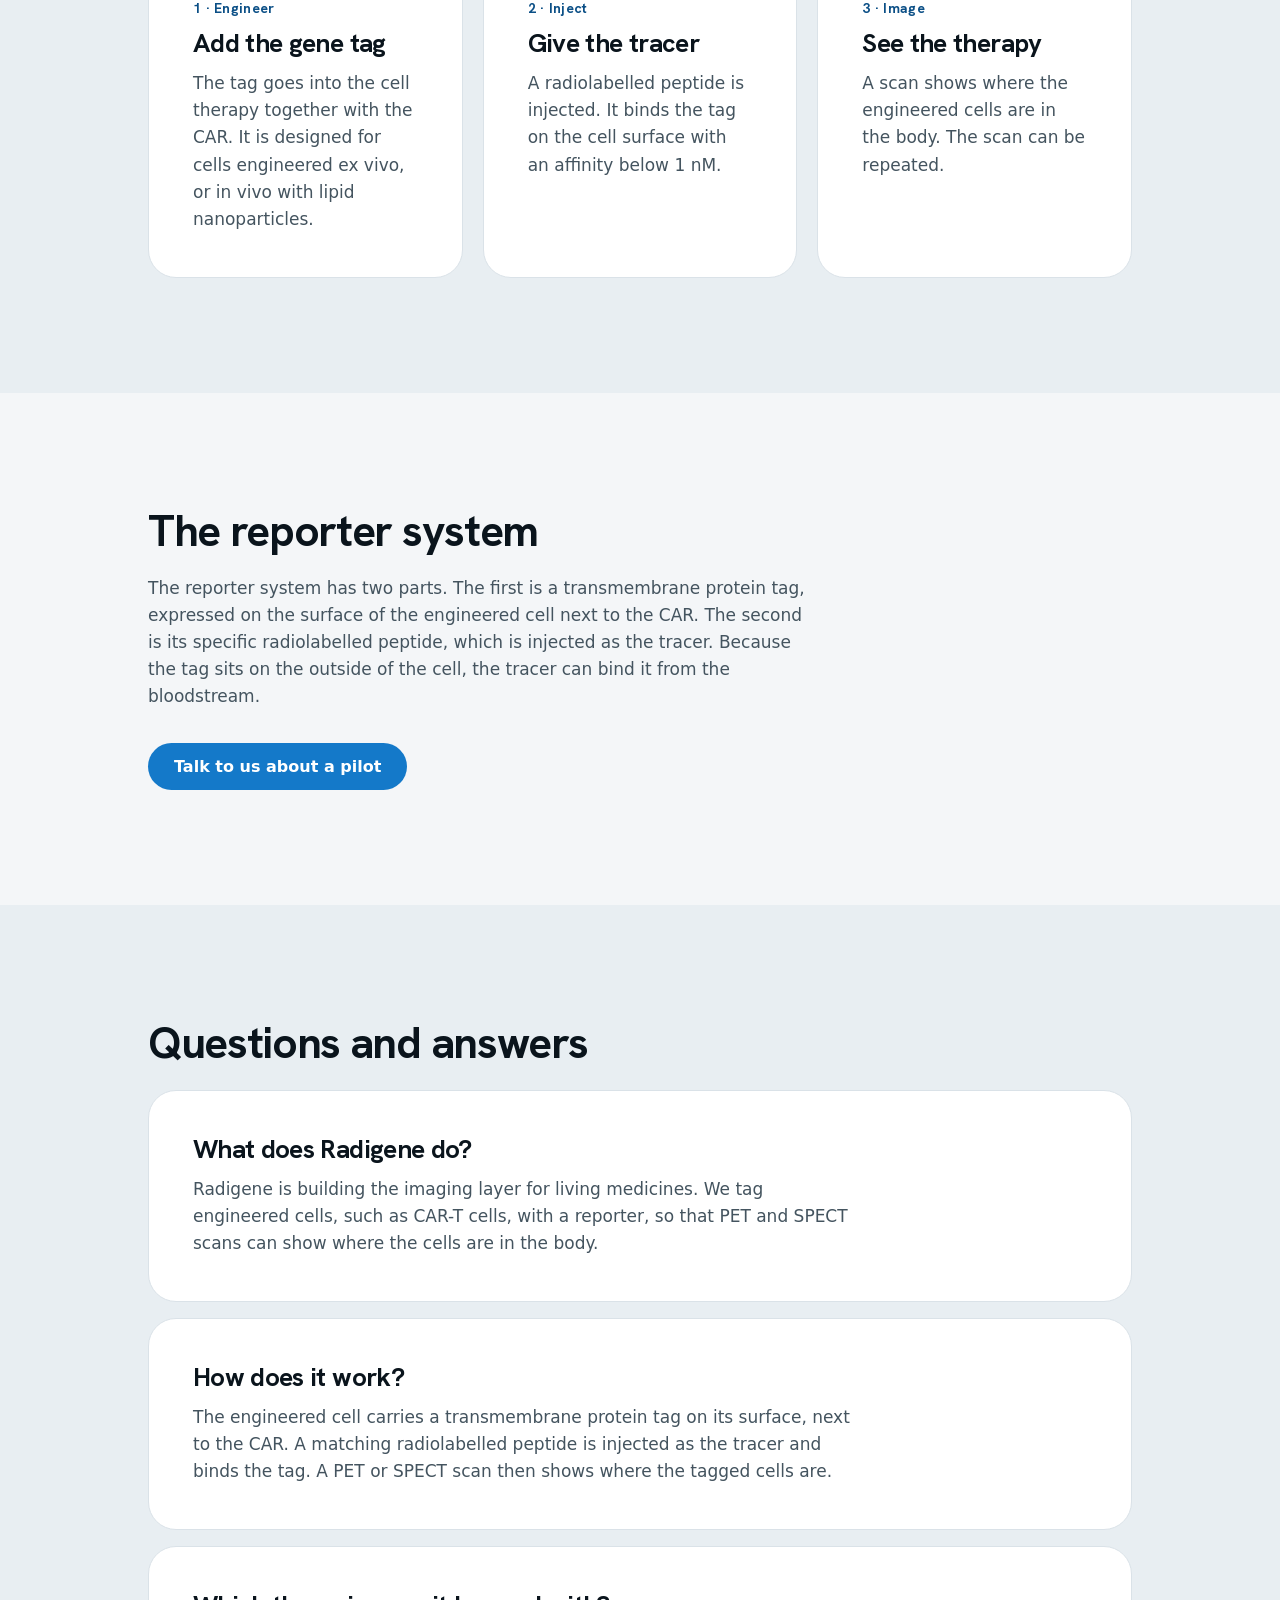
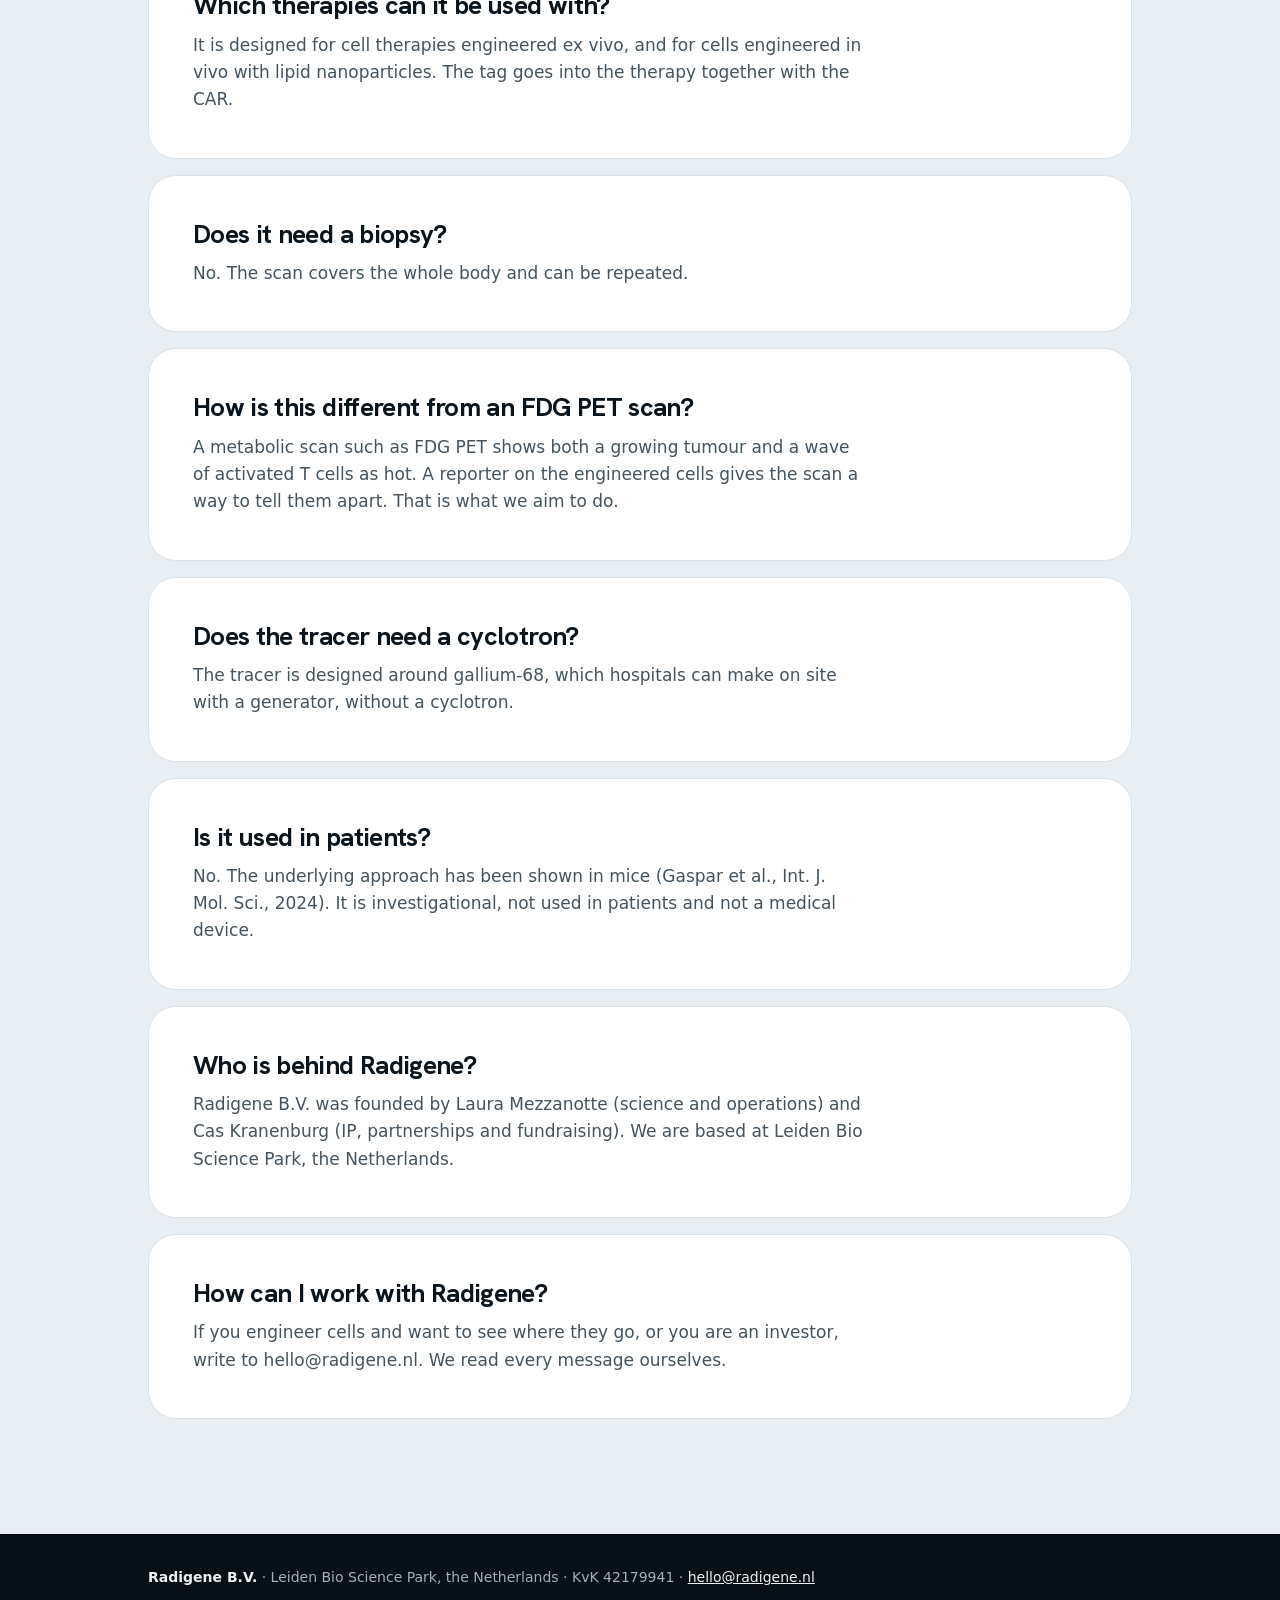
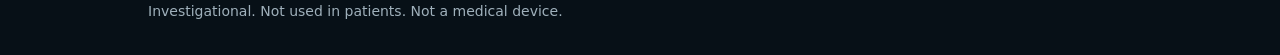
<file: technology.html>
<!doctype html>
<html lang="en">
<head>
<meta charset="utf-8">
<meta name="viewport" content="width=device-width,initial-scale=1">
<title>Technology | Radigene</title>
<meta name="description" content="How Radigene makes engineered cell therapies visible: a reporter gene on the cell and a matching radiolabelled tracer, imaged with PET or SPECT.">
<link rel="icon" href="assets/favicon-64.png">
<link rel="canonical" href="https://radigene.nl/technology.html">
<meta property="og:type" content="website">
<meta property="og:site_name" content="Radigene">
<meta property="og:title" content="Technology | Radigene">
<meta property="og:description" content="How Radigene makes engineered cell therapies visible: a reporter gene on the cell and a matching radiolabelled tracer, imaged with PET or SPECT.">
<meta property="og:url" content="https://radigene.nl/technology.html">
<meta property="og:image" content="https://radigene.nl/assets/og-image.png">
<meta property="og:image:width" content="1200">
<meta property="og:image:height" content="630">
<meta property="og:image:alt" content="Radigene, the imaging layer for living medicines">
<meta name="twitter:card" content="summary_large_image">
<script type="application/ld+json">{"@context": "https://schema.org", "@type": "FAQPage", "mainEntity": [{"@type": "Question", "name": "What does Radigene do?", "acceptedAnswer": {"@type": "Answer", "text": "Radigene is building the imaging layer for living medicines. We tag engineered cells, such as CAR-T cells, with a reporter, so that PET and SPECT scans can show where the cells are in the body."}}, {"@type": "Question", "name": "How does it work?", "acceptedAnswer": {"@type": "Answer", "text": "The engineered cell carries a transmembrane protein tag on its surface, next to the CAR. A matching radiolabelled peptide is injected as the tracer and binds the tag. A PET or SPECT scan then shows where the tagged cells are."}}, {"@type": "Question", "name": "Which therapies can it be used with?", "acceptedAnswer": {"@type": "Answer", "text": "It is designed for cell therapies engineered ex vivo, and for cells engineered in vivo with lipid nanoparticles. The tag goes into the therapy together with the CAR."}}, {"@type": "Question", "name": "Does it need a biopsy?", "acceptedAnswer": {"@type": "Answer", "text": "No. The scan covers the whole body and can be repeated."}}, {"@type": "Question", "name": "How is this different from an FDG PET scan?", "acceptedAnswer": {"@type": "Answer", "text": "A metabolic scan such as FDG PET shows both a growing tumour and a wave of activated T cells as hot. A reporter on the engineered cells gives the scan a way to tell them apart. That is what we aim to do."}}, {"@type": "Question", "name": "Does the tracer need a cyclotron?", "acceptedAnswer": {"@type": "Answer", "text": "The tracer is designed around gallium-68, which hospitals can make on site with a generator, without a cyclotron."}}, {"@type": "Question", "name": "Is it used in patients?", "acceptedAnswer": {"@type": "Answer", "text": "No. The underlying approach has been shown in mice (Gaspar et al., Int. J. Mol. Sci., 2024). It is investigational, not used in patients and not a medical device."}}, {"@type": "Question", "name": "Who is behind Radigene?", "acceptedAnswer": {"@type": "Answer", "text": "Radigene B.V. was founded by Laura Mezzanotte (science and operations) and Cas Kranenburg (IP, partnerships and fundraising). We are based at Leiden Bio Science Park, the Netherlands."}}, {"@type": "Question", "name": "How can I work with Radigene?", "acceptedAnswer": {"@type": "Answer", "text": "If you engineer cells and want to see where they go, or you are an investor, write to hello@radigene.nl. We read every message ourselves."}}]}</script>
<link rel="preload" href="assets/fonts/HankenGrotesk-Bold-latin.woff2" as="font" type="font/woff2" crossorigin>
<link rel="stylesheet" href="assets/site.css">
</head>
<body>
<a class="skip" href="#main">Skip to content</a>
<header class="site">
  <div class="wrap">
    <a class="brand" href="index.html"><img src="assets/logo-mark.png" alt="" width="30" height="30">Radigene</a>
    <nav aria-label="Main"><ul><li><a href="index.html">Home</a></li><li><a href="technology.html" aria-current="page">Technology</a></li><li><a href="about.html">About</a></li><li><a href="contact.html">Contact</a></li></ul></nav>
  </div>
</header>
<main id="main">
<section class="hero" style="padding-bottom:clamp(32px,5vw,64px)"><div class="wrap">
  <p class="eyebrow">Technology</p>
  <h1>Track the cells <em>throughout the whole body</em>.</h1>
  <p class="lede">Radigene tags the therapeutic cells with a reporter and images them with a matching radiolabelled tracer.</p>
</div></section>

<section style="padding-top:0"><div class="wrap">
  <figure class="slide">
    <img src="assets/radigene-solution.png" width="2000" height="1125" alt="The Radigene solution in three steps. 1: cell therapy engineered ex vivo (CAR T cells with a gene tag) or in vivo (lipid nanoparticles carrying the CAR and the gene tag). 2: a radiolabelled tracer is injected and binds the reporter, a transmembrane protein tag on the CAR-T cell. 3: a whole-body scan visualises the therapy, and imaging can be repeated.">
    <figcaption>Schematic of the Radigene approach. An illustration, not patient data.</figcaption>
  </figure>
</div></section>

<section class="tint"><div class="wrap">
  <h2>Three steps</h2>
  <div class="cols" style="margin-top:24px">
    <div class="panel"><p class="num">1 &middot; Engineer</p><h3>Add the gene tag</h3><p style="margin-top:12px">The tag goes into the cell therapy together with the CAR. It is designed for cells engineered ex vivo, or in vivo with lipid nanoparticles.</p></div>
    <div class="panel"><p class="num">2 &middot; Inject</p><h3>Give the tracer</h3><p style="margin-top:12px">A radiolabelled peptide is injected. It binds the tag on the cell surface with an affinity below 1 nM.</p></div>
    <div class="panel"><p class="num">3 &middot; Image</p><h3>See the therapy</h3><p style="margin-top:12px">A scan shows where the engineered cells are in the body. The scan can be repeated.</p></div>
  </div>
</div></section>

<section><div class="wrap">
  <h2>The reporter system</h2>
  <p>The reporter system has two parts. The first is a transmembrane protein tag, expressed on the surface of the engineered cell next to the CAR. The second is its specific radiolabelled peptide, which is injected as the tracer. Because the tag sits on the outside of the cell, the tracer can bind it from the bloodstream.</p>
  <a class="btn" href="contact.html">Talk to us about a pilot</a>
</div></section>
<section class="tint"><div class="wrap">
  <h2>Questions and answers</h2>
  <div class="faq" style="display:grid;gap:16px;margin-top:24px">
    <div class="panel"><h3>What does Radigene do?</h3><p style="margin-top:12px">Radigene is building the imaging layer for living medicines. We tag engineered cells, such as CAR-T cells, with a reporter, so that PET and SPECT scans can show where the cells are in the body.</p></div>
    <div class="panel"><h3>How does it work?</h3><p style="margin-top:12px">The engineered cell carries a transmembrane protein tag on its surface, next to the CAR. A matching radiolabelled peptide is injected as the tracer and binds the tag. A PET or SPECT scan then shows where the tagged cells are.</p></div>
    <div class="panel"><h3>Which therapies can it be used with?</h3><p style="margin-top:12px">It is designed for cell therapies engineered ex vivo, and for cells engineered in vivo with lipid nanoparticles. The tag goes into the therapy together with the CAR.</p></div>
    <div class="panel"><h3>Does it need a biopsy?</h3><p style="margin-top:12px">No. The scan covers the whole body and can be repeated.</p></div>
    <div class="panel"><h3>How is this different from an FDG PET scan?</h3><p style="margin-top:12px">A metabolic scan such as FDG PET shows both a growing tumour and a wave of activated T cells as hot. A reporter on the engineered cells gives the scan a way to tell them apart. That is what we aim to do.</p></div>
    <div class="panel"><h3>Does the tracer need a cyclotron?</h3><p style="margin-top:12px">The tracer is designed around gallium-68, which hospitals can make on site with a generator, without a cyclotron.</p></div>
    <div class="panel"><h3>Is it used in patients?</h3><p style="margin-top:12px">No. The underlying approach has been shown in mice (Gaspar et al., Int. J. Mol. Sci., 2024). It is investigational, not used in patients and not a medical device.</p></div>
    <div class="panel"><h3>Who is behind Radigene?</h3><p style="margin-top:12px">Radigene B.V. was founded by Laura Mezzanotte (science and operations) and Cas Kranenburg (IP, partnerships and fundraising). We are based at Leiden Bio Science Park, the Netherlands.</p></div>
    <div class="panel"><h3>How can I work with Radigene?</h3><p style="margin-top:12px">If you engineer cells and want to see where they go, or you are an investor, write to hello@radigene.nl. We read every message ourselves.</p></div>
  </div>
</div></section>
</main>
<footer class="site">
  <div class="wrap">
    <span><b>Radigene B.V.</b> &middot; Leiden Bio Science Park, the Netherlands &middot; KvK 42179941 &middot; <a href="mailto:hello@radigene.nl">hello@radigene.nl</a></span>
    <span>Investigational. Not used in patients. Not a medical device.</span>
  </div>
</footer>
</body>
</html>
</file>
<file: assets/site.css>
/* Radigene, light editorial style (adapted from the 2026-10 site drafts). Light and dark follow the system setting. */
@font-face{font-family:'HK Grotesk';font-weight:700;font-style:normal;font-display:swap;src:url(fonts/HankenGrotesk-Bold-latin.woff2) format('woff2');unicode-range:U+0000-00FF,U+0131,U+0152-0153,U+02BB-02BC,U+02C6,U+02DA,U+02DC,U+0304,U+0308,U+0329,U+2000-206F,U+20AC,U+2122,U+2191,U+2193,U+2212,U+2215,U+FEFF,U+FFFD}
@font-face{font-family:'HK Grotesk';font-weight:700;font-style:normal;font-display:swap;src:url(fonts/HankenGrotesk-Bold-latin-ext.woff2) format('woff2');unicode-range:U+0100-02BA,U+02BD-02C5,U+02C7-02CC,U+02CE-02D7,U+02DD-02FF,U+0304,U+0308,U+0329,U+1D00-1DBF,U+1E00-1E9F,U+1EF2-1EFF,U+2020,U+20A0-20AB,U+20AD-20C0,U+2113,U+2C60-2C7F,U+A720-A7FF}
/* Titles: HK Grotesk Bold (self-hosted; Hanken Grotesk is its current name). Body text: Segoe UI, system fonts elsewhere. */

:root{
  color-scheme:light dark;
  --bg:#F4F6F8; --bg-2:#E8EEF2; --surface:#FFFFFF;
  --ink:#0A141C; --muted:#44545F; --subtle:#5C6B77;
  --line:#DAE2E8; --line-2:#C3CFD8;
  --accent:#1479C9; --accent-soft:#E2F0FB; --accent-ink:#0B4F86; --on-accent:#FFFFFF;
  --dark:#071017; --on-dark:#E9F0F4; --on-dark-muted:#9FB0BB;
  --display:"HK Grotesk","Hanken Grotesk","Segoe UI",system-ui,sans-serif;
  --sans:"Segoe UI",system-ui,-apple-system,"Helvetica Neue",Arial,sans-serif;
  --r-panel:28px; --pill:999px;
  --gut:clamp(20px,4vw,48px); --max:1080px;
}
@media (prefers-color-scheme:dark){:root{
  --bg:#071017; --bg-2:#0B1822; --surface:#0E1A24;
  --ink:#EAF1F5; --muted:#AEBDC7; --subtle:#8FA0AB;
  --line:#1B2A36; --line-2:#2B3D4C;
  --accent:#4DB1F0; --accent-soft:#10283A; --accent-ink:#A6DEFF; --on-accent:#05121B;
  --dark:#040B10;
}}
*{box-sizing:border-box;margin:0;padding:0}
html{background:var(--bg);scroll-behavior:smooth}
body{min-height:100vh;display:flex;flex-direction:column;background:var(--bg);color:var(--muted);font:400 17px/1.6 var(--sans);-webkit-font-smoothing:antialiased;-webkit-text-size-adjust:100%}
a{color:var(--accent)}
img{display:block;max-width:100%}
:focus-visible{outline:3px solid var(--accent);outline-offset:3px;border-radius:6px}
.skip{position:absolute;left:-999px;top:8px;background:var(--accent);color:var(--on-accent);padding:10px 16px;border-radius:var(--pill);z-index:99;font:500 14px var(--sans);text-decoration:none}
.skip:focus{left:8px}
h1,h2,h3{font-family:var(--display);color:var(--ink);font-weight:700;letter-spacing:-.03em;line-height:1.05}
h1{font-size:clamp(40px,7vw,84px);max-width:16ch}
h2{font-size:clamp(28px,4vw,44px);margin-bottom:20px}
h3{font-size:clamp(20px,2.2vw,26px);line-height:1.1;letter-spacing:-.025em;font-weight:700}
h1 em{font-style:normal;color:var(--accent)}
p{max-width:62ch}
p+p{margin-top:1em}
.lede{font-size:clamp(18px,1.6vw,21px);line-height:1.55;margin-top:24px}
.wrap{max-width:var(--max);margin:0 auto;padding-inline:var(--gut);width:100%}
.eyebrow{font:500 13px var(--sans);letter-spacing:.08em;text-transform:uppercase;color:var(--accent-ink);margin-bottom:20px}

header.site{position:sticky;top:0;z-index:10;background:color-mix(in srgb,var(--bg) 88%,transparent);backdrop-filter:saturate(1.4) blur(10px);border-bottom:1px solid var(--line)}
header.site .wrap{display:flex;align-items:center;justify-content:space-between;gap:16px;padding-block:14px}
.brand{display:flex;align-items:center;gap:10px;text-decoration:none;color:var(--ink);font:700 20px var(--display);letter-spacing:-.03em}
.brand img{width:30px;height:auto}
nav ul{display:flex;gap:6px;list-style:none}
nav a{display:block;padding:8px 16px;border-radius:var(--pill);color:var(--muted);text-decoration:none;font:500 15px var(--sans)}
nav a:hover{color:var(--ink);background:var(--bg-2)}
nav a[aria-current="page"]{background:var(--accent-soft);color:var(--accent-ink)}

main{flex:1}
section{padding-block:clamp(56px,9vw,120px)}
.hero{padding-block:clamp(72px,12vw,160px) clamp(48px,8vw,100px)}
.tint{background:var(--bg-2)}
.btn{display:inline-block;margin-top:32px;padding:14px 26px;border-radius:var(--pill);background:var(--accent);color:var(--on-accent);text-decoration:none;font:600 16px var(--sans)}
.btn:hover{filter:brightness(1.08)}
.btn.alt{background:transparent;color:var(--ink);box-shadow:inset 0 0 0 1.5px var(--line-2);margin-left:10px}
.panel{background:var(--surface);border:1px solid var(--line);border-radius:var(--r-panel);padding:clamp(24px,4vw,44px)}
.cols{display:grid;grid-template-columns:repeat(auto-fit,minmax(260px,1fr));gap:20px}
.people{display:grid;grid-template-columns:repeat(auto-fit,minmax(300px,1fr));gap:20px}
.person{display:flex;flex-direction:column;gap:16px}
.person img{width:112px;height:112px;border-radius:50%;object-fit:cover;border:1px solid var(--line)}
.person .role{font:500 14px var(--sans);color:var(--accent-ink);margin:4px 0 12px}
.person p{margin:0 0 10px}
.kv{display:grid;grid-template-columns:max-content 1fr;gap:8px 24px}
.kv dt{color:var(--subtle)} .kv dd{color:var(--ink)}
.mail{font:700 clamp(22px,4vw,40px) var(--display);letter-spacing:-.03em;word-break:break-word}

footer.site{background:var(--dark);color:var(--on-dark-muted);font-size:14px;padding-block:32px}
footer.site .wrap{display:flex;flex-wrap:wrap;justify-content:space-between;gap:12px 32px}
footer.site a{color:var(--on-dark)}
footer.site b{color:var(--on-dark);font-weight:600}
@media (max-width:560px){nav a{padding:8px 11px;font-size:14px}.btn.alt{margin-left:0;margin-top:12px}}
@media (prefers-reduced-motion:reduce){html{scroll-behavior:auto}}
@media (max-width:380px){nav a{padding:8px 8px}.brand{font-size:18px}}
.num{font:700 14px var(--display);color:var(--accent-ink);letter-spacing:.02em;margin-bottom:12px}
.cols4{grid-template-columns:repeat(auto-fit,minmax(220px,1fr))}
.herogrid{display:grid;grid-template-columns:1.25fr .9fr;gap:clamp(24px,5vw,64px);align-items:center}
.vizwrap{margin:0}
.vizwrap figcaption,.slide figcaption{font-size:.85rem;color:var(--subtle);margin-top:10px;text-align:center}
.viz{width:100%;height:auto;display:block}
.viz .cells circle{fill:var(--bg-2);stroke:var(--line-2);stroke-width:1.5}
.viz .cells .tag{stroke:var(--accent);stroke-width:2.5;animation:glow 8s ease-in-out infinite}
.viz .cells .t2{animation-delay:.8s}.viz .cells .t3{animation-delay:1.6s}
@media (prefers-reduced-motion:reduce){.viz .cells .tag{animation:none;fill:var(--accent-soft)}.viz .p{animation:none;opacity:0}}
@media (max-width:760px){.herogrid{grid-template-columns:1fr}.vizwrap{max-width:360px}}
.strip{padding-block:0;border-block:1px solid var(--line);background:var(--surface)}
.facts{display:grid;grid-template-columns:repeat(auto-fit,minmax(240px,1fr));gap:0}
.facts>div{padding:28px 24px 28px 0}
.facts strong{display:block;font:700 clamp(30px,4vw,44px) var(--display);letter-spacing:-.03em;color:var(--ink);line-height:1;margin-bottom:8px}
.facts span{display:block;font-size:.92rem;line-height:1.5}
.chip{display:inline-block;padding:8px 16px;border-radius:var(--pill);background:var(--accent-soft);color:var(--accent-ink);font:600 14px var(--sans)}
.panel .btn{margin-top:20px}
.slide{margin:0}
.slide img{width:100%;height:auto;border-radius:var(--r-panel);border:1px solid var(--line);background:#fff}
.herogrid h1{font-size:clamp(36px,5.2vw,64px)}
.viz .car{fill:none;stroke:#2B6CB0;stroke-width:2.6;stroke-linecap:round;stroke-linejoin:round}
.viz .stem{stroke:var(--subtle);stroke-width:2;stroke-linecap:round}
.viz .rep{fill:#F2994A;stroke:none}
.viz .cells .tag .body{fill:var(--bg-2);stroke:var(--accent);stroke-width:2.5}
.viz .cells .tag{animation:none}
.viz .cells .tag .body{animation:glow 8s ease-in-out infinite}
.viz .cells .t2 .body{animation-delay:.8s}.viz .cells .t3 .body{animation-delay:1.6s}
.viz .cells .tag .rep{animation:repglow 8s ease-in-out infinite}
.viz .cells .t2 .rep{animation-delay:.8s}.viz .cells .t3 .rep{animation-delay:1.6s}
.viz .key text{fill:var(--subtle);font-family:var(--sans)}
@media (prefers-color-scheme:dark){.viz .car{stroke:#6FA8E0}}
@media (prefers-reduced-motion:reduce){.viz .cells .tag .body,.viz .cells .tag .rep{animation:none}.viz .cells .tag .body{fill:var(--accent-soft)}}
ul.tick{list-style:none;margin-top:14px}
ul.tick li{margin:0 0 14px;padding-left:18px;position:relative;font-size:.96rem;line-height:1.5}
ul.tick li::before{content:"";position:absolute;left:0;top:.6em;width:7px;height:7px;border-radius:50%;background:var(--accent)}
ul.tick b{color:var(--ink)}
.need .panel h3{margin-bottom:4px}
.recog{display:flex;flex-wrap:wrap;gap:32px 56px;margin-top:40px;align-items:flex-end}
.recog>div{display:flex;flex-direction:column;gap:12px}
.recog span{font:600 12px var(--sans);letter-spacing:.08em;text-transform:uppercase;color:var(--subtle)}
.recog img{background:#fff;padding:12px 16px;border-radius:16px;border:1px solid var(--line);height:auto;width:auto;max-height:84px}
.recog .loc{font:700 22px var(--display);color:var(--ink);letter-spacing:-.02em;margin:0;padding:12px 0}
.viz .cells circle.rep{fill:#F2994A;stroke:none}
.viz .car{stroke-width:3}
.viz .p{fill:#1479C9;opacity:0;animation:dock 8s ease-in-out infinite}
.viz .p0{fill:#1479C9}
@keyframes dock{0%,8%{opacity:0;transform:translate(0,0)}14%{opacity:1}52%{opacity:1;transform:translate(var(--dx),var(--dy))}86%{opacity:1;transform:translate(var(--dx),var(--dy))}95%,100%{opacity:0;transform:translate(var(--dx),var(--dy))}}
@keyframes glow{0%,50%{fill:var(--bg-2);filter:none}62%,88%{fill:var(--accent-soft);filter:drop-shadow(0 0 14px var(--accent))}100%{fill:var(--bg-2);filter:none}}
@keyframes repglow{0%,50%{filter:none}62%,88%{filter:drop-shadow(0 0 7px #F2994A) brightness(1.2)}100%{filter:none}}
.viz .cells .tag .body{animation-delay:0s!important}
.viz .cells .tag .rep{animation-delay:0s!important}
@media (prefers-reduced-motion:reduce){.viz .p{animation:none;opacity:0}}
ul.tick b{display:block;margin-bottom:2px}
.personal{display:grid;grid-template-columns:auto 1fr;gap:clamp(20px,4vw,48px);align-items:center}
.faces{display:flex}
.faces img{width:88px;height:88px;border-radius:50%;object-fit:cover;border:3px solid var(--bg-2)}
.faces img+img{margin-left:-18px}
.personal h2{margin-bottom:12px;max-width:22ch}
.personal .btn{margin-top:24px}
@media (max-width:640px){.personal{grid-template-columns:1fr}}
.lede{text-wrap:balance}
.person.adv{flex-direction:row;gap:18px;align-items:flex-start}.person.adv img{width:80px;height:80px}.advs{grid-template-columns:repeat(auto-fit,minmax(320px,1fr))}.need h2{max-width:24ch}
.need h2{max-width:32ch}
.recog .gr{display:flex;align-items:center;gap:16px}.recog .gr img{max-height:84px;padding:8px}.recog .gr .loc{padding:0}

/* 2026-11-02: weight contrast in headlines, dark approach band, phone header */
@font-face{font-family:'HK Grotesk';font-weight:300;font-style:normal;font-display:swap;src:url(fonts/HankenGrotesk-Light-latin.woff2) format('woff2');unicode-range:U+0000-00FF,U+0131,U+0152-0153,U+02BB-02BC,U+02C6,U+02DA,U+02DC,U+0304,U+0308,U+0329,U+2000-206F,U+20AC,U+2122,U+2191,U+2193,U+2212,U+2215,U+FEFF,U+FFFD}
h2 em{font-style:normal;color:var(--accent)}
h2 .soft{font-weight:300;letter-spacing:-.02em}
.band{background:linear-gradient(180deg,#0E2B4A 0%,#071017 100%);color:var(--on-dark-muted)}
.band .eyebrow{color:#8FD0FA}
.band h2,.band h3{color:var(--on-dark)}
.band h2 em{color:#4DB1F0}
.band .num{color:#8FD0FA}
.band .panel{background:rgba(255,255,255,.06);border-color:rgba(255,255,255,.14)}
.band .btn{background:#4DB1F0;color:#05121B}
.strip .facts strong{font-size:clamp(24px,3vw,34px)}
@media (max-width:560px){
  header.site .wrap{flex-wrap:wrap;justify-content:center;row-gap:4px;padding-block:10px}
  nav ul{justify-content:center;gap:2px}
  nav a{padding:6px 12px}
  .facts>div{padding:18px 0;border-bottom:1px solid var(--line)}
  .facts>div:last-child{border-bottom:0}
}

/* 3D hero (Three.js, assets/hero3d.js): canvas fades in over the SVG, which stays as the fallback */
.hero3d-stack{position:relative}
.hero3d-stack canvas{position:absolute;inset:0;width:100%;height:100%;opacity:0;transition:opacity .7s ease;touch-action:pan-y}
.hero3d-stack.on canvas{opacity:1}
.hero3d-stack.on .viz{visibility:hidden}

.recog img.lbsp{height:64px;width:auto;max-height:none;padding:10px 14px}
@media (min-width:900px){.recog{gap:32px 36px}}
@media (min-width:900px){.recog img{max-height:68px}.recog .gr img{max-height:68px}.recog .gr .loc{font-size:19px}.recog img.lbsp{height:68px;flex:none}}
</file>
